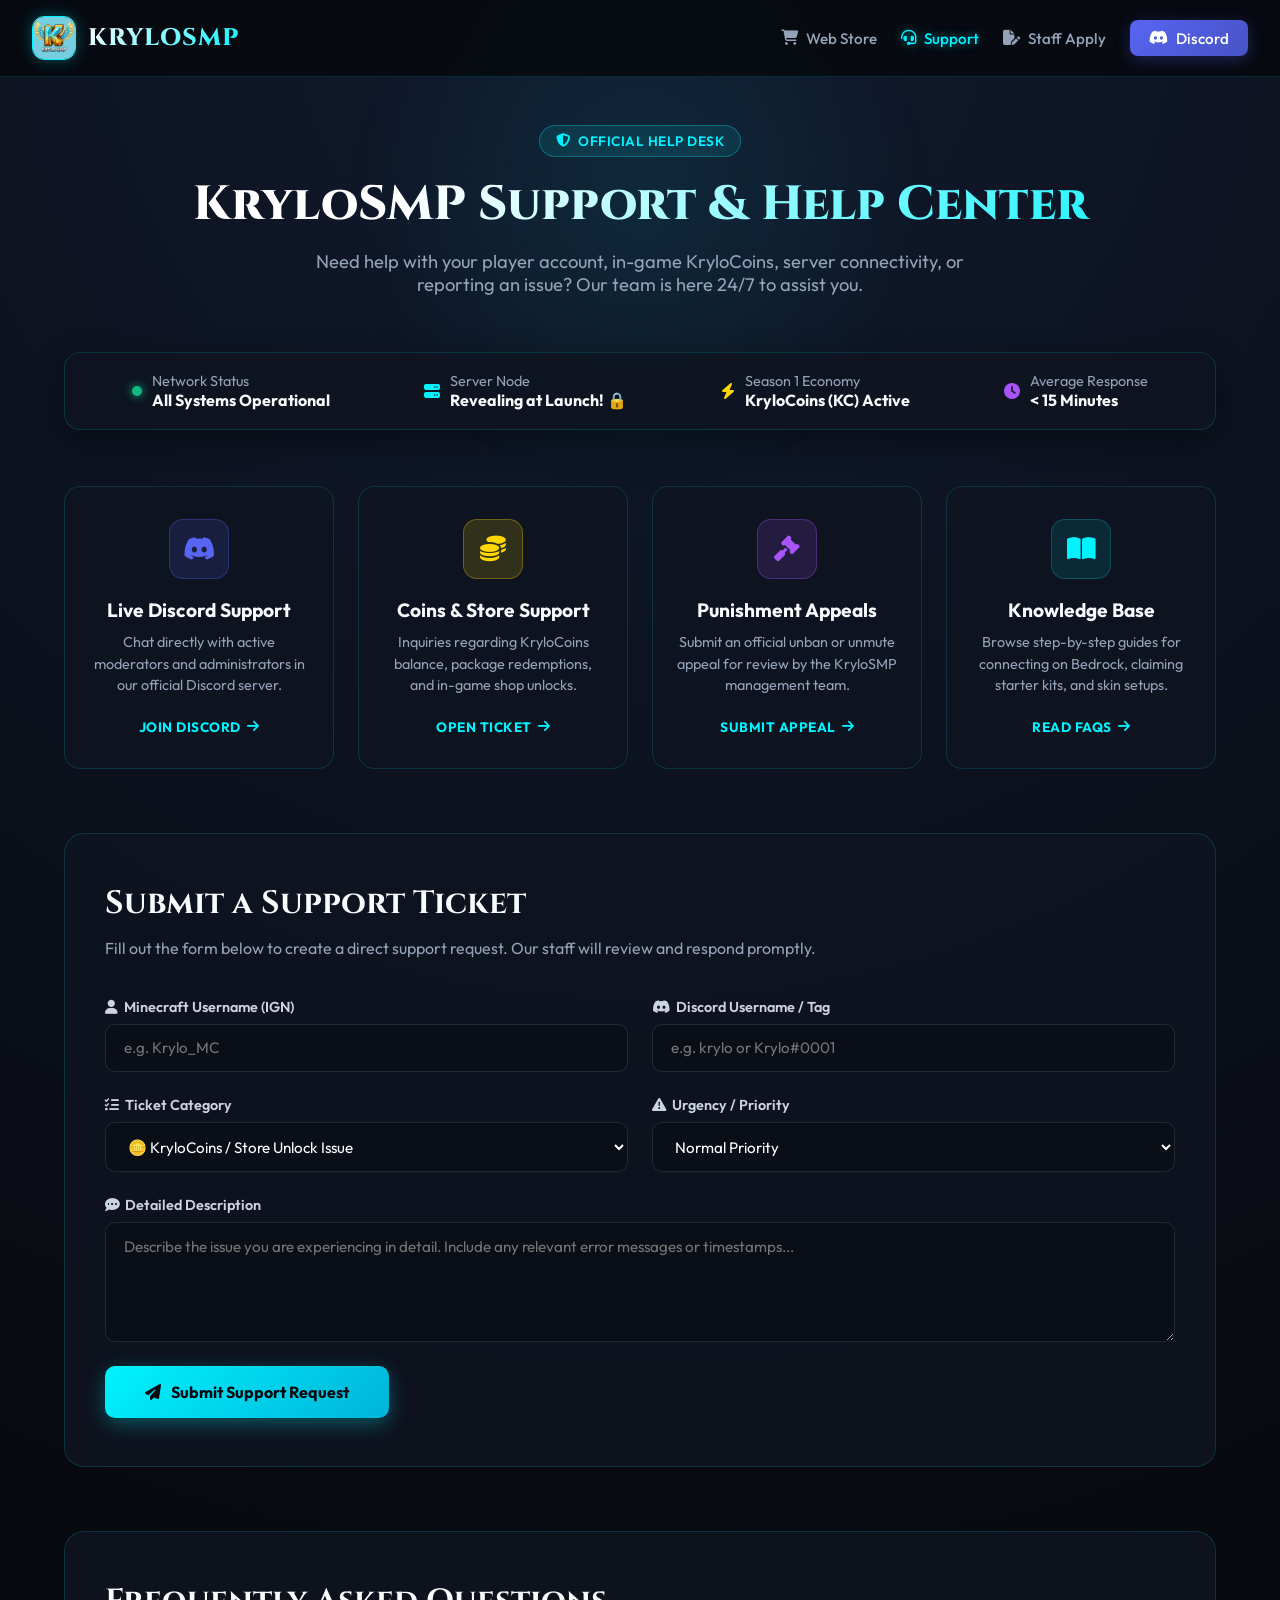
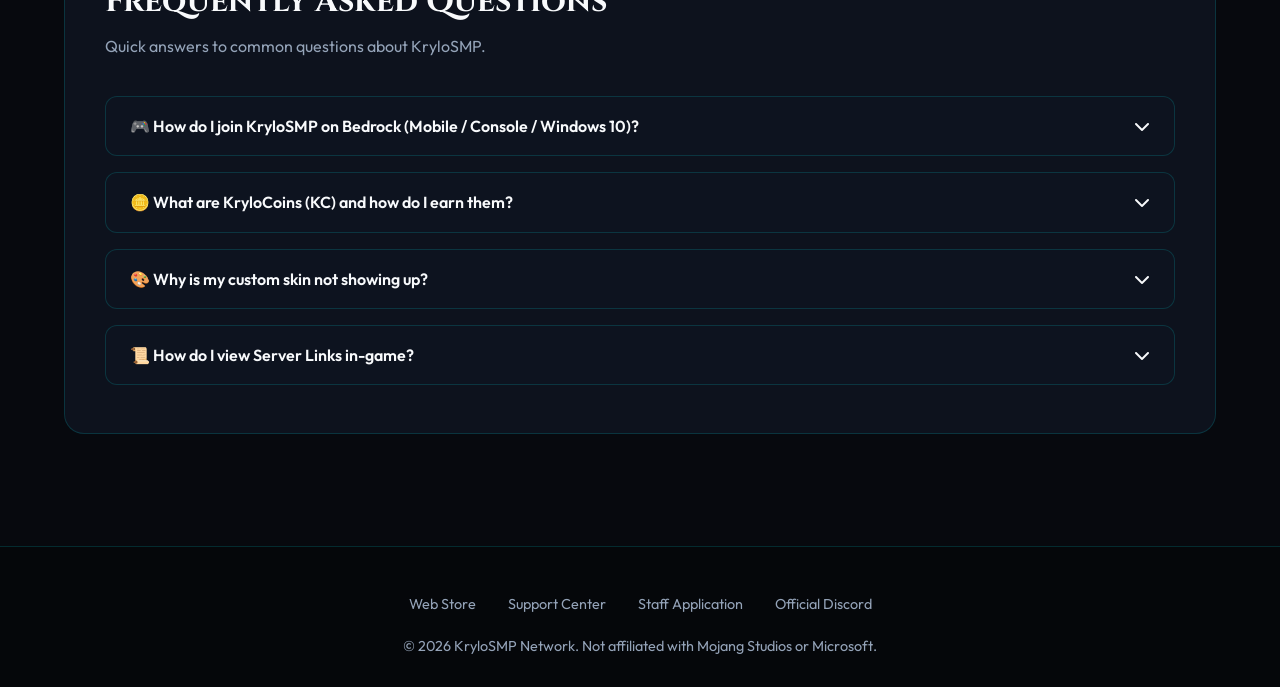
<file: support.html>
<!DOCTYPE html>
<html lang="en">
<head>
  <meta charset="UTF-8">
  <meta name="viewport" content="width=device-width, initial-scale=1.0">
  <title>KryloSMP 🛠️ Official Support & Help Center</title>
  <link rel="icon" href="server-icon.png">
  <link rel="preconnect" href="https://fonts.googleapis.com">
  <link rel="preconnect" href="https://fonts.gstatic.com" crossorigin>
  <link href="https://fonts.googleapis.com/css2?family=Cinzel:wght@600;700;800;900&family=Outfit:wght@300;400;500;600;700;800&display=swap" rel="stylesheet">
  <link rel="stylesheet" href="https://cdnjs.cloudflare.com/ajax/libs/font-awesome/6.5.1/css/all.min.css">
  <style>
    :root {
      --bg-dark: #07090e;
      --bg-card: rgba(15, 20, 32, 0.85);
      --bg-card-hover: rgba(22, 30, 48, 0.95);
      --border-color: rgba(0, 243, 255, 0.15);
      --border-glow: rgba(0, 243, 255, 0.4);
      --cyan-neon: #00f3ff;
      --purple-neon: #a855f7;
      --gold-neon: #ffd700;
      --green-neon: #10b981;
      --red-neon: #ef4444;
      --text-main: #f8fafc;
      --text-muted: #94a3b8;
    }

    * {
      box-sizing: border-box;
      margin: 0;
      padding: 0;
      font-family: 'Outfit', sans-serif;
    }

    body {
      background: radial-gradient(circle at 50% 0%, #111a2e 0%, var(--bg-dark) 70%);
      color: var(--text-main);
      min-height: 100vh;
      overflow-x: hidden;
    }

    /* Ambient Background Glow */
    .ambient-glow {
      position: fixed;
      width: 600px;
      height: 600px;
      background: radial-gradient(circle, rgba(0, 243, 255, 0.08) 0%, transparent 70%);
      top: -100px;
      left: 50%;
      transform: translateX(-50%);
      pointer-events: none;
      z-index: 0;
    }

    /* Top Navigation */
    nav {
      position: sticky;
      top: 0;
      z-index: 100;
      background: rgba(7, 9, 14, 0.85);
      backdrop-filter: blur(16px);
      border-bottom: 1px solid var(--border-color);
      padding: 1rem 2rem;
      display: flex;
      justify-content: space-between;
      align-items: center;
      max-width: 1400px;
      margin: 0 auto;
    }

    .brand {
      display: flex;
      align-items: center;
      gap: 12px;
      text-decoration: none;
      color: var(--text-main);
    }

    .brand-logo {
      width: 44px;
      height: 44px;
      border-radius: 12px;
      border: 1px solid var(--cyan-neon);
      box-shadow: 0 0 15px rgba(0, 243, 255, 0.3);
      object-fit: cover;
    }

    .brand-name {
      font-family: 'Cinzel', serif;
      font-size: 1.5rem;
      font-weight: 800;
      letter-spacing: 1px;
      background: linear-gradient(135deg, #ffffff, var(--cyan-neon));
      -webkit-background-clip: text;
      -webkit-text-fill-color: transparent;
    }

    .nav-links {
      display: flex;
      align-items: center;
      gap: 1.5rem;
      list-style: none;
    }

    .nav-links a {
      text-decoration: none;
      color: var(--text-muted);
      font-weight: 500;
      font-size: 0.95rem;
      transition: all 0.2s ease;
      display: flex;
      align-items: center;
      gap: 8px;
    }

    .nav-links a:hover, .nav-links a.active {
      color: var(--cyan-neon);
      text-shadow: 0 0 10px rgba(0, 243, 255, 0.5);
    }

    .btn-discord-nav {
      background: linear-gradient(135deg, #5865F2, #4752C4);
      color: white !important;
      padding: 0.55rem 1.2rem;
      border-radius: 8px;
      font-weight: 600;
      box-shadow: 0 4px 15px rgba(88, 101, 242, 0.3);
    }

    .btn-discord-nav:hover {
      transform: translateY(-2px);
      box-shadow: 0 6px 20px rgba(88, 101, 242, 0.5);
    }

    /* Main Container */
    .container {
      max-width: 1200px;
      margin: 0 auto;
      padding: 3rem 1.5rem;
      position: relative;
      z-index: 1;
    }

    /* Hero Section */
    .hero {
      text-align: center;
      margin-bottom: 3.5rem;
    }

    .badge-support {
      display: inline-flex;
      align-items: center;
      gap: 8px;
      padding: 6px 16px;
      background: rgba(0, 243, 255, 0.1);
      border: 1px solid rgba(0, 243, 255, 0.3);
      border-radius: 30px;
      color: var(--cyan-neon);
      font-size: 0.85rem;
      font-weight: 600;
      letter-spacing: 0.5px;
      text-transform: uppercase;
      margin-bottom: 1.2rem;
    }

    .hero h1 {
      font-family: 'Cinzel', serif;
      font-size: 3rem;
      font-weight: 800;
      line-height: 1.2;
      margin-bottom: 1rem;
      background: linear-gradient(135deg, #ffffff 30%, var(--cyan-neon) 100%);
      -webkit-background-clip: text;
      -webkit-text-fill-color: transparent;
    }

    .hero p {
      color: var(--text-muted);
      font-size: 1.15rem;
      max-width: 650px;
      margin: 0 auto 2rem;
    }

    /* Live Server Status Bar */
    .status-bar {
      background: var(--bg-card);
      border: 1px solid var(--border-color);
      border-radius: 16px;
      padding: 1.2rem 2rem;
      display: flex;
      justify-content: space-around;
      align-items: center;
      flex-wrap: wrap;
      gap: 1.5rem;
      margin-bottom: 3.5rem;
      box-shadow: 0 10px 30px rgba(0, 0, 0, 0.4);
    }

    .status-item {
      display: flex;
      align-items: center;
      gap: 10px;
    }

    .status-dot {
      width: 10px;
      height: 10px;
      border-radius: 50%;
      background: var(--green-neon);
      box-shadow: 0 0 10px var(--green-neon);
      animation: pulse 2s infinite;
    }

    @keyframes pulse {
      0%, 100% { opacity: 1; transform: scale(1); }
      50% { opacity: 0.5; transform: scale(0.9); }
    }

    .status-label {
      font-size: 0.9rem;
      color: var(--text-muted);
    }

    .status-val {
      font-weight: 700;
      color: var(--text-main);
    }

    /* Quick Support Cards Grid */
    .grid-cards {
      display: grid;
      grid-template-columns: repeat(auto-fit, minmax(260px, 1fr));
      gap: 1.5rem;
      margin-bottom: 4rem;
    }

    .card {
      background: var(--bg-card);
      border: 1px solid var(--border-color);
      border-radius: 16px;
      padding: 2rem 1.5rem;
      text-align: center;
      transition: all 0.3s ease;
      cursor: pointer;
      position: relative;
      overflow: hidden;
    }

    .card:hover {
      background: var(--bg-card-hover);
      border-color: var(--cyan-neon);
      transform: translateY(-5px);
      box-shadow: 0 12px 30px rgba(0, 243, 255, 0.15);
    }

    .card-icon {
      width: 60px;
      height: 60px;
      margin: 0 auto 1.2rem;
      border-radius: 14px;
      background: rgba(0, 243, 255, 0.1);
      display: flex;
      align-items: center;
      justify-content: center;
      font-size: 1.6rem;
      color: var(--cyan-neon);
      border: 1px solid rgba(0, 243, 255, 0.2);
    }

    .card.discord .card-icon {
      background: rgba(88, 101, 242, 0.15);
      color: #5865F2;
      border-color: rgba(88, 101, 242, 0.3);
    }

    .card.appeal .card-icon {
      background: rgba(168, 85, 247, 0.15);
      color: var(--purple-neon);
      border-color: rgba(168, 85, 247, 0.3);
    }

    .card.store-help .card-icon {
      background: rgba(255, 215, 0, 0.15);
      color: var(--gold-neon);
      border-color: rgba(255, 215, 0, 0.3);
    }

    .card h3 {
      font-size: 1.2rem;
      font-weight: 700;
      margin-bottom: 0.6rem;
      color: var(--text-main);
    }

    .card p {
      color: var(--text-muted);
      font-size: 0.9rem;
      line-height: 1.5;
      margin-bottom: 1.2rem;
    }

    .card-btn {
      display: inline-flex;
      align-items: center;
      gap: 6px;
      font-size: 0.85rem;
      font-weight: 700;
      color: var(--cyan-neon);
      text-transform: uppercase;
      letter-spacing: 0.5px;
    }

    /* Ticket Submission Section */
    .section-ticket {
      background: var(--bg-card);
      border: 1px solid var(--border-color);
      border-radius: 20px;
      padding: 3rem 2.5rem;
      margin-bottom: 4rem;
      position: relative;
    }

    .section-title {
      font-family: 'Cinzel', serif;
      font-size: 2rem;
      font-weight: 700;
      margin-bottom: 0.8rem;
      color: var(--text-main);
    }

    .section-desc {
      color: var(--text-muted);
      margin-bottom: 2.5rem;
      font-size: 1rem;
    }

    .form-grid {
      display: grid;
      grid-template-columns: 1fr 1fr;
      gap: 1.5rem;
      margin-bottom: 1.5rem;
    }

    @media (max-width: 768px) {
      .form-grid { grid-template-columns: 1fr; }
      .hero h1 { font-size: 2.2rem; }
    }

    .form-group {
      display: flex;
      flex-direction: column;
      gap: 8px;
    }

    .form-group.full {
      grid-column: 1 / -1;
    }

    label {
      font-size: 0.9rem;
      font-weight: 600;
      color: #cbd5e1;
      display: flex;
      align-items: center;
      gap: 6px;
    }

    input, select, textarea {
      background: rgba(10, 14, 23, 0.8);
      border: 1px solid rgba(255, 255, 255, 0.1);
      border-radius: 10px;
      padding: 0.85rem 1.1rem;
      color: white;
      font-size: 0.95rem;
      outline: none;
      transition: all 0.2s ease;
    }

    input:focus, select:focus, textarea:focus {
      border-color: var(--cyan-neon);
      box-shadow: 0 0 15px rgba(0, 243, 255, 0.2);
    }

    textarea {
      resize: vertical;
      min-height: 120px;
    }

    .btn-submit {
      background: linear-gradient(135deg, var(--cyan-neon), #00b4d8);
      color: #07090e;
      border: none;
      padding: 1rem 2.5rem;
      border-radius: 10px;
      font-weight: 700;
      font-size: 1rem;
      cursor: pointer;
      display: inline-flex;
      align-items: center;
      gap: 10px;
      box-shadow: 0 6px 20px rgba(0, 243, 255, 0.3);
      transition: all 0.2s ease;
    }

    .btn-submit:hover {
      transform: translateY(-2px);
      box-shadow: 0 8px 25px rgba(0, 243, 255, 0.5);
    }

    /* FAQ Section */
    .faq-list {
      display: flex;
      flex-direction: column;
      gap: 1rem;
    }

    .faq-item {
      background: var(--bg-card);
      border: 1px solid var(--border-color);
      border-radius: 12px;
      overflow: hidden;
      transition: all 0.2s ease;
    }

    .faq-header {
      padding: 1.2rem 1.5rem;
      display: flex;
      justify-content: space-between;
      align-items: center;
      cursor: pointer;
      font-weight: 600;
      color: var(--text-main);
    }

    .faq-header:hover {
      color: var(--cyan-neon);
    }

    .faq-content {
      padding: 0 1.5rem 1.2rem;
      color: var(--text-muted);
      font-size: 0.95rem;
      line-height: 1.6;
      display: none;
    }

    .faq-item.open .faq-content {
      display: block;
    }

    .faq-item.open .faq-icon {
      transform: rotate(180deg);
      color: var(--cyan-neon);
    }

    /* Footer */
    footer {
      border-top: 1px solid var(--border-color);
      padding: 3rem 2rem 2rem;
      background: #05070a;
      text-align: center;
      color: var(--text-muted);
      font-size: 0.9rem;
    }

    .footer-links {
      display: flex;
      justify-content: center;
      gap: 2rem;
      margin-bottom: 1.5rem;
      flex-wrap: wrap;
    }

    .footer-links a {
      color: var(--text-muted);
      text-decoration: none;
      transition: color 0.2s;
    }

    .footer-links a:hover {
      color: var(--cyan-neon);
    }

    /* Alert Banner */
    .alert-success {
      display: none;
      background: rgba(16, 185, 129, 0.15);
      border: 1px solid var(--green-neon);
      color: #6ee7b7;
      padding: 1rem 1.5rem;
      border-radius: 10px;
      margin-bottom: 1.5rem;
      font-weight: 500;
    }
  </style>
</head>
<body>

  <div class="ambient-glow"></div>

  <!-- Top Navigation -->
  <nav>
    <a href="index.html" class="brand">
      <img src="logo_wings.jpg" alt="KryloSMP Logo" class="brand-logo">
      <span class="brand-name">KRYLOSMP</span>
    </a>
    <ul class="nav-links">
      <li><a href="index.html"><i class="fa-solid fa-cart-shopping"></i> Web Store</a></li>
      <li><a href="support.html" class="active"><i class="fa-solid fa-headset"></i> Support</a></li>
      <li><a href="apply.html"><i class="fa-solid fa-file-pen"></i> Staff Apply</a></li>
      <li><a href="https://discord.gg/6vrEDTu3bx" target="_blank" class="btn-discord-nav"><i class="fa-brands fa-discord"></i> Discord</a></li>
    </ul>
  </nav>

  <div class="container">
    
    <!-- Hero Section -->
    <div class="hero">
      <div class="badge-support"><i class="fa-solid fa-shield-halved"></i> Official Help Desk</div>
      <h1>KryloSMP Support & Help Center</h1>
      <p>Need help with your player account, in-game KryloCoins, server connectivity, or reporting an issue? Our team is here 24/7 to assist you.</p>
    </div>

    <!-- Live System Status -->
    <div class="status-bar">
      <div class="status-item">
        <div class="status-dot"></div>
        <div>
          <div class="status-label">Network Status</div>
          <div class="status-val">All Systems Operational</div>
        </div>
      </div>
      <div class="status-item">
        <i class="fa-solid fa-server" style="color: var(--cyan-neon);"></i>
        <div>
          <div class="status-label">Server Node</div>
          <div class="status-val">Revealing at Launch! 🔒</div>
        </div>
      </div>
      <div class="status-item">
        <i class="fa-solid fa-bolt" style="color: var(--gold-neon);"></i>
        <div>
          <div class="status-label">Season 1 Economy</div>
          <div class="status-val">KryloCoins (KC) Active</div>
        </div>
      </div>
      <div class="status-item">
        <i class="fa-solid fa-clock" style="color: var(--purple-neon);"></i>
        <div>
          <div class="status-label">Average Response</div>
          <div class="status-val">&lt; 15 Minutes</div>
        </div>
      </div>
    </div>

    <!-- Quick Help Action Cards -->
    <div class="grid-cards">
      <div class="card discord" onclick="window.open('https://discord.gg/6vrEDTu3bx', '_blank')">
        <div class="card-icon"><i class="fa-brands fa-discord"></i></div>
        <h3>Live Discord Support</h3>
        <p>Chat directly with active moderators and administrators in our official Discord server.</p>
        <div class="card-btn">Join Discord <i class="fa-solid fa-arrow-right"></i></div>
      </div>

      <div class="card store-help" onclick="document.getElementById('ticket-form').scrollIntoView({behavior: 'smooth'})">
        <div class="card-icon"><i class="fa-solid fa-coins"></i></div>
        <h3>Coins & Store Support</h3>
        <p>Inquiries regarding KryloCoins balance, package redemptions, and in-game shop unlocks.</p>
        <div class="card-btn">Open Ticket <i class="fa-solid fa-arrow-right"></i></div>
      </div>

      <div class="card appeal" onclick="document.getElementById('ticket-form').scrollIntoView({behavior: 'smooth'})">
        <div class="card-icon"><i class="fa-solid fa-gavel"></i></div>
        <h3>Punishment Appeals</h3>
        <p>Submit an official unban or unmute appeal for review by the KryloSMP management team.</p>
        <div class="card-btn">Submit Appeal <i class="fa-solid fa-arrow-right"></i></div>
      </div>

      <div class="card" onclick="document.getElementById('faq-section').scrollIntoView({behavior: 'smooth'})">
        <div class="card-icon"><i class="fa-solid fa-book-open"></i></div>
        <h3>Knowledge Base</h3>
        <p>Browse step-by-step guides for connecting on Bedrock, claiming starter kits, and skin setups.</p>
        <div class="card-btn">Read FAQs <i class="fa-solid fa-arrow-right"></i></div>
      </div>
    </div>

    <!-- Ticket Creation Form -->
    <div class="section-ticket" id="ticket-form">
      <h2 class="section-title">Submit a Support Ticket</h2>
      <p class="section-desc">Fill out the form below to create a direct support request. Our staff will review and respond promptly.</p>
      
      <div class="alert-success" id="ticket-success">
        <i class="fa-solid fa-circle-check"></i> Your ticket has been created successfully! <strong>Reference ID: <span id="ticket-ref"></span></strong>. Our support team will follow up via Discord or in-game!
      </div>

      <form id="supportForm" onsubmit="handleTicketSubmit(event)">
        <div class="form-grid">
          <div class="form-group">
            <label><i class="fa-solid fa-user"></i> Minecraft Username (IGN)</label>
            <input type="text" id="ign" placeholder="e.g. Krylo_MC" required>
          </div>

          <div class="form-group">
            <label><i class="fa-brands fa-discord"></i> Discord Username / Tag</label>
            <input type="text" id="discordTag" placeholder="e.g. krylo or Krylo#0001" required>
          </div>

          <div class="form-group">
            <label><i class="fa-solid fa-list-check"></i> Ticket Category</label>
            <select id="category" required>
              <option value="economy">🪙 KryloCoins / Store Unlock Issue</option>
              <option value="account">👤 Account / Skin Loading Help</option>
              <option value="bug">🐛 Bug Report / Exploit Disclosure</option>
              <option value="appeal">⚖️ Player Punishment Appeal</option>
              <option value="other">❓ General Question / Other</option>
            </select>
          </div>

          <div class="form-group">
            <label><i class="fa-solid fa-triangle-exclamation"></i> Urgency / Priority</label>
            <select id="priority">
              <option value="normal">Normal Priority</option>
              <option value="high">High Priority</option>
              <option value="urgent">Urgent / Critical</option>
            </select>
          </div>

          <div class="form-group full">
            <label><i class="fa-solid fa-comment-dots"></i> Detailed Description</label>
            <textarea id="details" placeholder="Describe the issue you are experiencing in detail. Include any relevant error messages or timestamps..." required></textarea>
          </div>
        </div>

        <button type="submit" class="btn-submit">
          <i class="fa-solid fa-paper-plane"></i> Submit Support Request
        </button>
      </form>
    </div>

    <!-- Frequently Asked Questions (FAQ) -->
    <div class="section-ticket" id="faq-section">
      <h2 class="section-title">Frequently Asked Questions</h2>
      <p class="section-desc">Quick answers to common questions about KryloSMP.</p>

      <div class="faq-list">
        <div class="faq-item">
          <div class="faq-header" onclick="toggleFaq(this)">
            <span>🎮 How do I join KryloSMP on Bedrock (Mobile / Console / Windows 10)?</span>
            <i class="fa-solid fa-chevron-down faq-icon"></i>
          </div>
          <div class="faq-content">
            Enter <strong>Server IP:</strong> <code>play.krylosmp.net (Coming Soon)</code> and <strong>Port:</strong> <code>29273</code> (or default Bedrock port <code>19132</code>). Floodgate and Geyser cross-play will automatically connect your client without requiring a Java account!
          </div>
        </div>

        <div class="faq-item">
          <div class="faq-header" onclick="toggleFaq(this)">
            <span>🪙 What are KryloCoins (KC) and how do I earn them?</span>
            <i class="fa-solid fa-chevron-down faq-icon"></i>
          </div>
          <div class="faq-content">
            KryloCoins (KC) are the 100% Free Play-to-Earn currency of KryloSMP Season 1. You earn coins by playing on the server, mining, participating in BoxPvP tournaments, claiming daily rewards, and winning community events. Type <code>/balance</code> to see your coins, and <code>/kcshop</code> to spend them on Extra Hearts, Crate Keys, and VIP Ranks!
          </div>
        </div>

        <div class="faq-item">
          <div class="faq-header" onclick="toggleFaq(this)">
            <span>🎨 Why is my custom skin not showing up?</span>
            <i class="fa-solid fa-chevron-down faq-icon"></i>
          </div>
          <div class="faq-content">
            Because our server operates in cross-play mode, skins are managed via SkinsRestorer. Simply type <code>/skin &lt;username&gt;</code> in game chat to load any skin instantly (or <code>/skin url &lt;link&gt;</code> for custom NameMC/Imgur skins)!
          </div>
        </div>

        <div class="faq-item">
          <div class="faq-header" onclick="toggleFaq(this)">
            <span>📜 How do I view Server Links in-game?</span>
            <i class="fa-solid fa-chevron-down faq-icon"></i>
          </div>
          <div class="faq-content">
            Press <strong>Esc ➔ Server Links...</strong> in Minecraft 1.21+ to open our official menu, or type <code>/store</code>, <code>/website</code>, or <code>/discord</code> in game chat.
          </div>
        </div>
      </div>
    </div>

  </div>

  <!-- Footer -->
  <footer>
    <div class="footer-links">
      <a href="index.html">Web Store</a>
      <a href="support.html">Support Center</a>
      <a href="apply.html">Staff Application</a>
      <a href="https://discord.gg/6vrEDTu3bx" target="_blank">Official Discord</a>
    </div>
    <p>© 2026 KryloSMP Network. Not affiliated with Mojang Studios or Microsoft.</p>
  </footer>

  <script>
    function toggleFaq(element) {
      const item = element.parentElement;
      item.classList.toggle('open');
    }

    function handleTicketSubmit(e) {
      e.preventDefault();
      const ign = document.getElementById('ign').value;
      const discord = document.getElementById('discordTag').value;
      const cat = document.getElementById('category').value;
      const prio = document.getElementById('priority').value;
      const details = document.getElementById('details').value;

      const randomNum = Math.floor(1000 + Math.random() * 9000);
      const ticketId = 'KRYLO-SUP-' + randomNum;

      // Save ticket locally
      const ticketData = {
        id: ticketId,
        ign: ign,
        discord: discord,
        category: cat,
        priority: prio,
        details: details,
        timestamp: new Date().toISOString()
      };
      localStorage.setItem('ticket_' + ticketId, JSON.stringify(ticketData));

      // Display Confirmation
      document.getElementById('ticket-ref').innerText = ticketId;
      document.getElementById('ticket-success').style.display = 'block';
      document.getElementById('supportForm').reset();
      document.getElementById('ticket-success').scrollIntoView({ behavior: 'smooth' });
    }
  </script>
</body>
</html>
</file>
